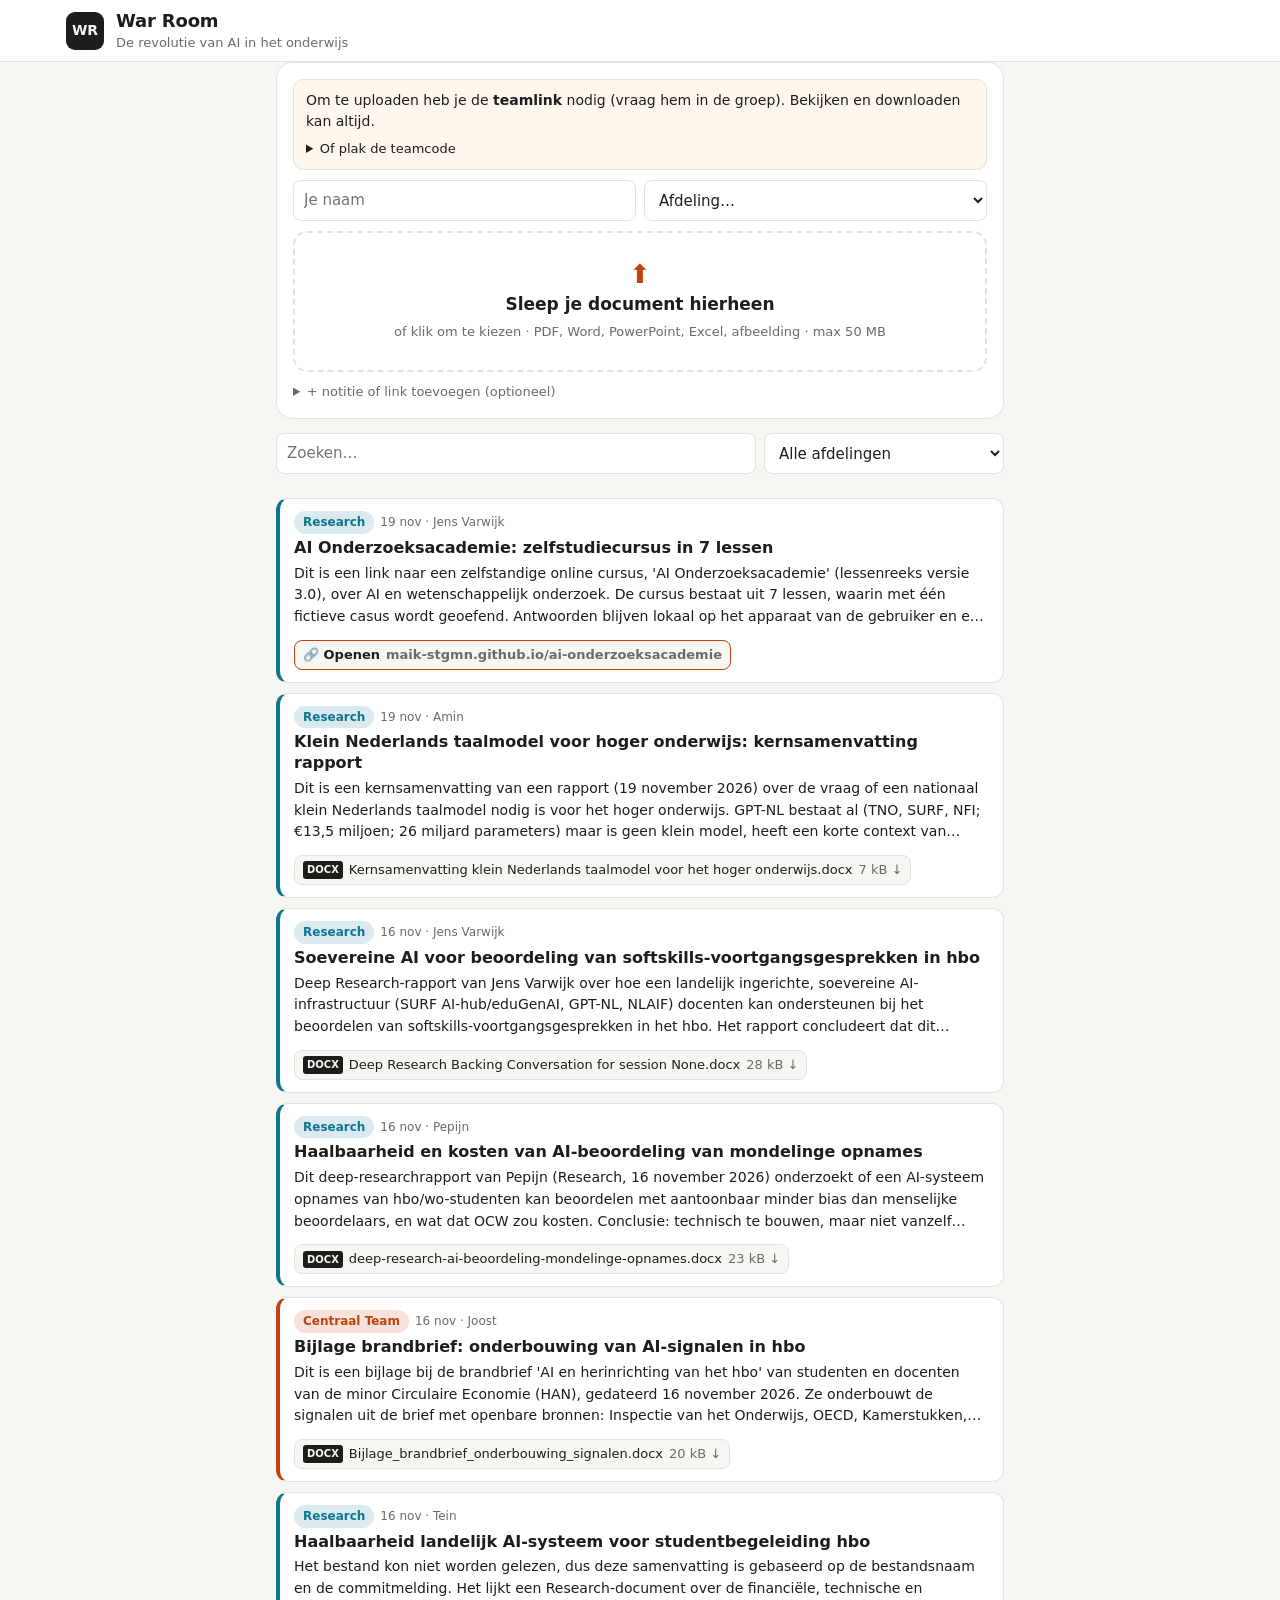
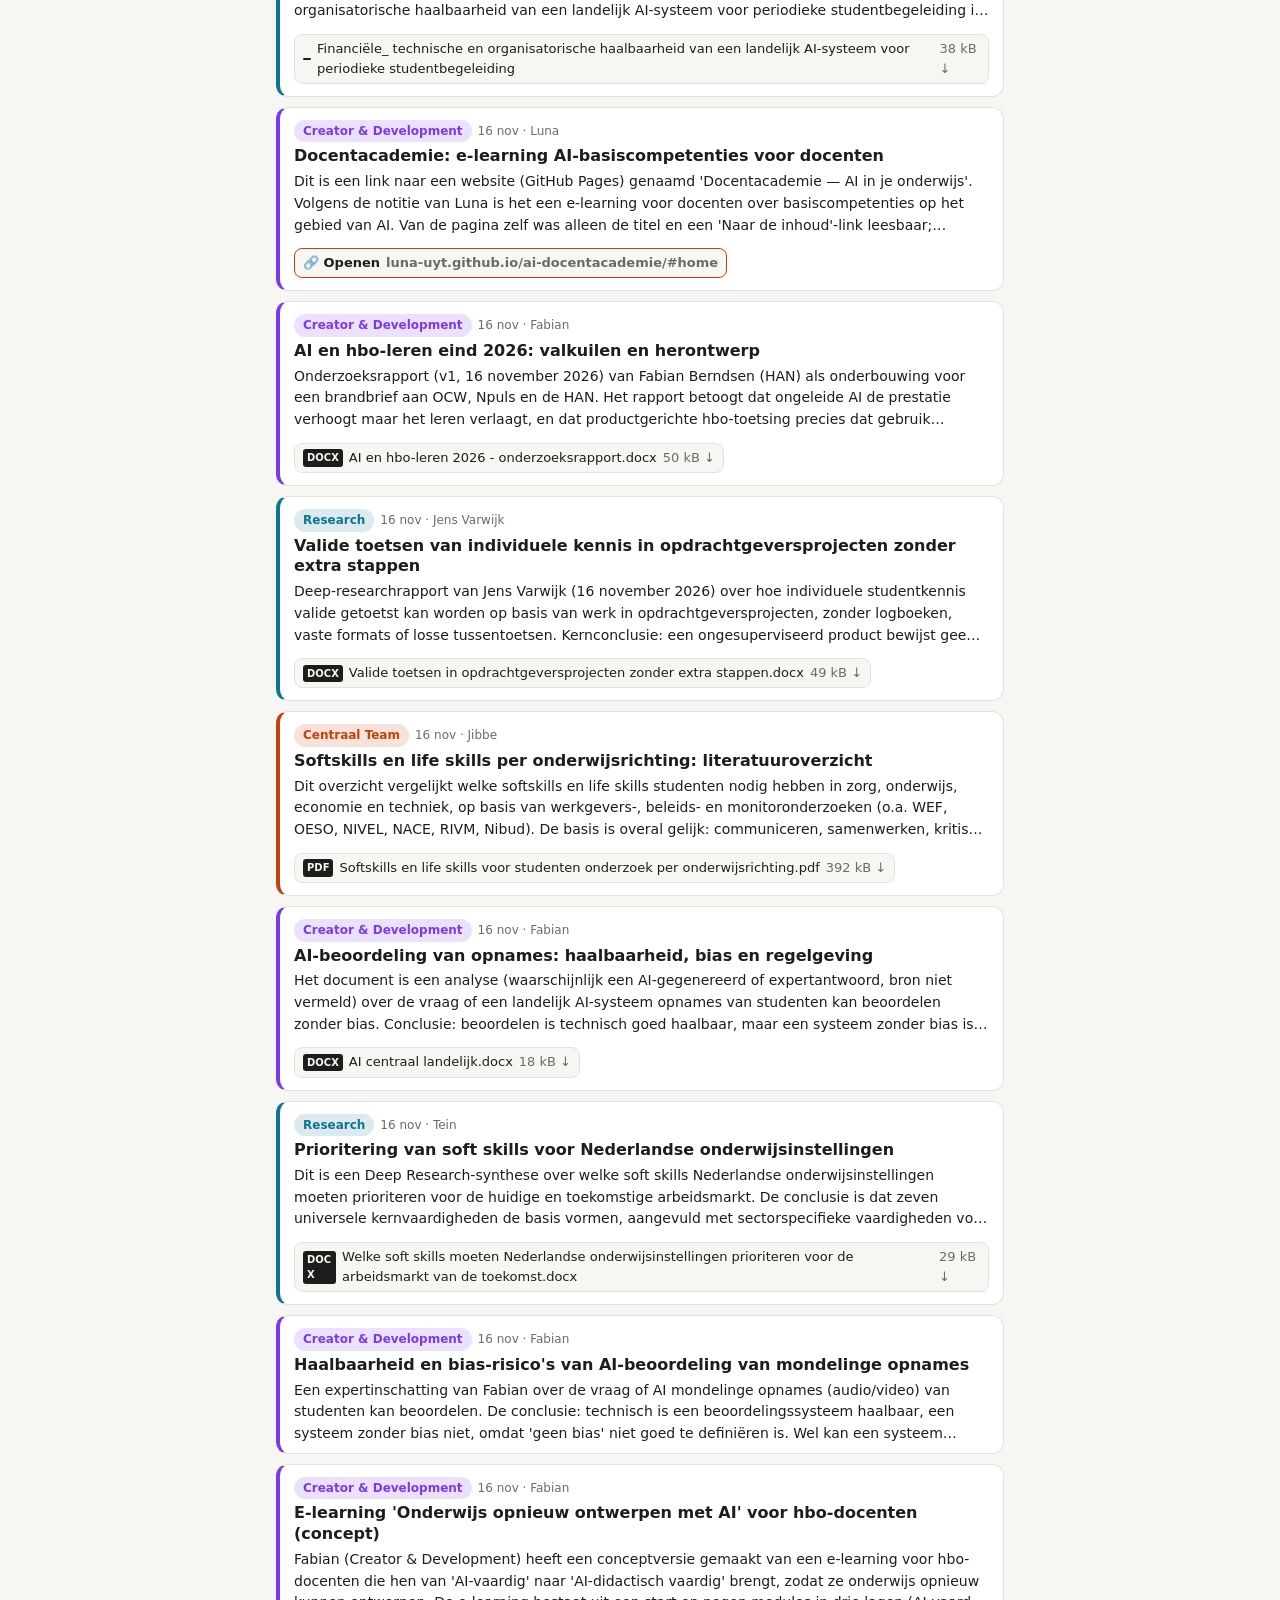
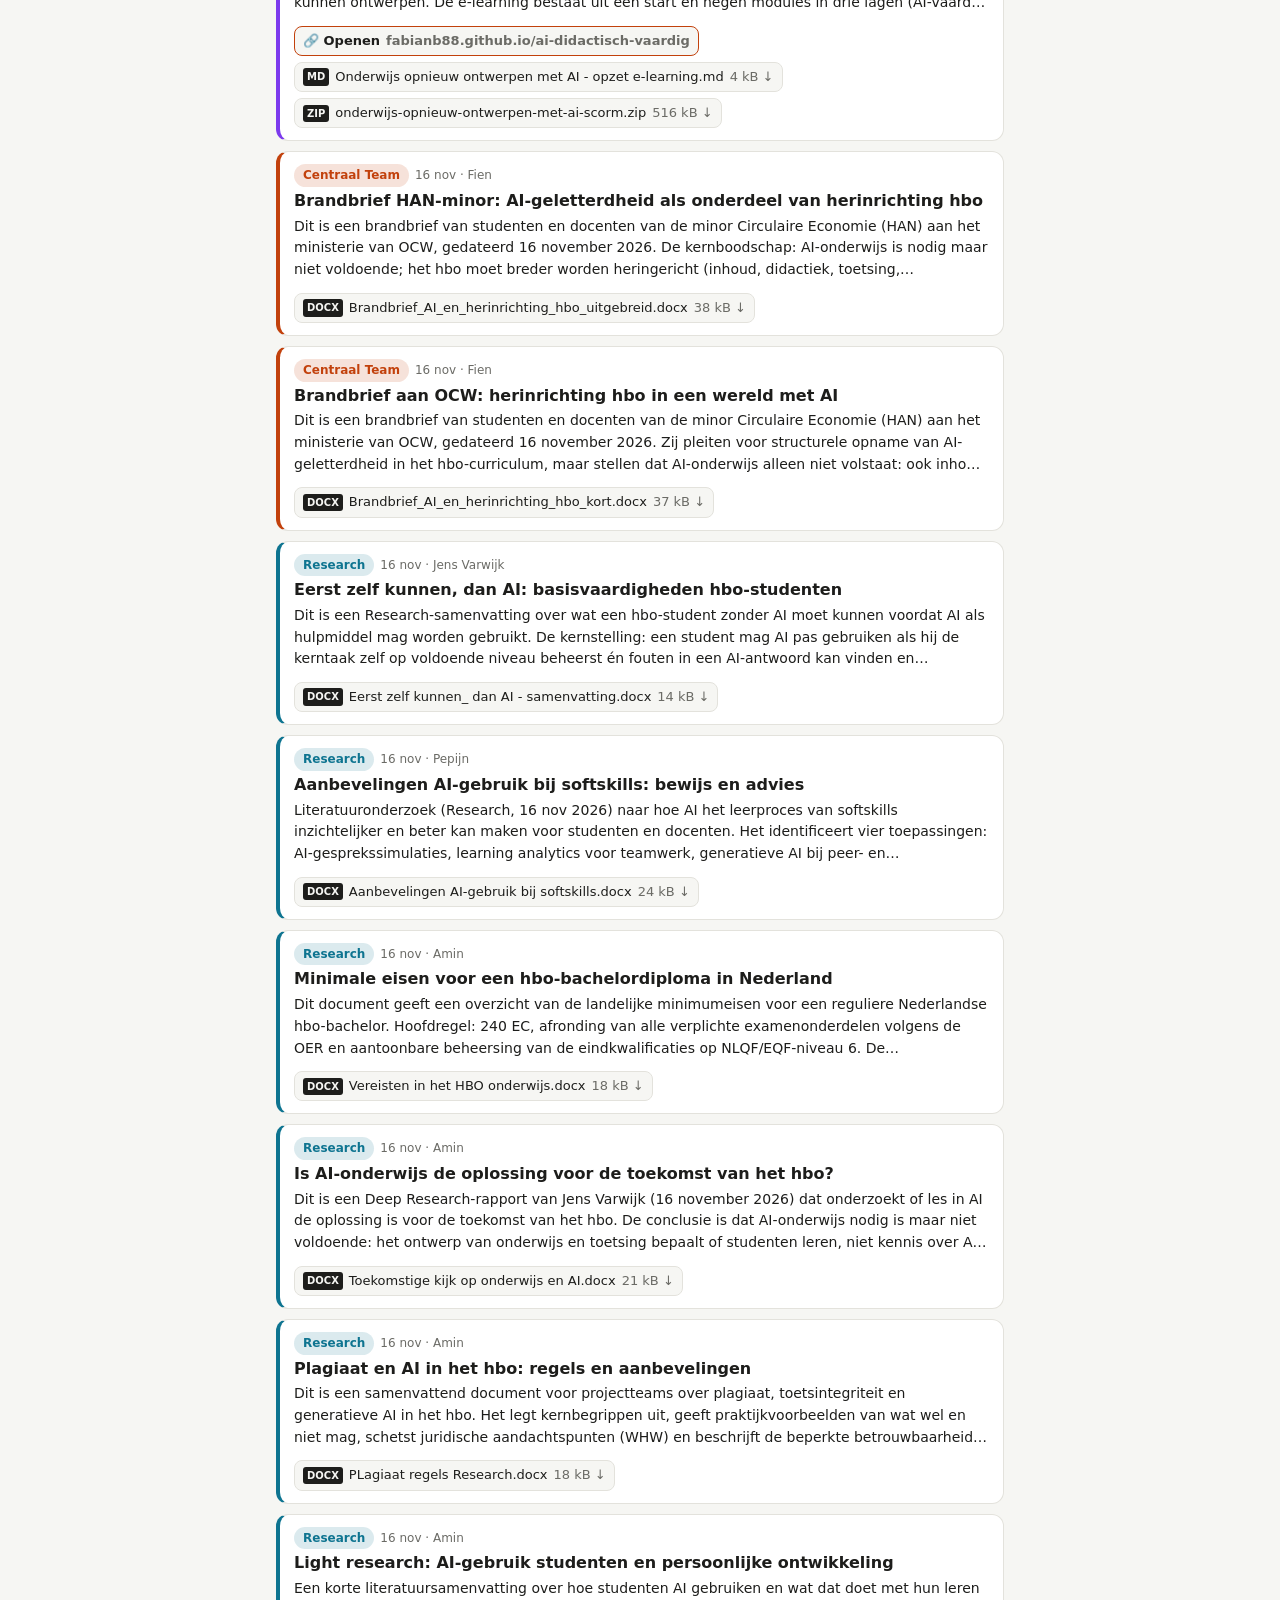
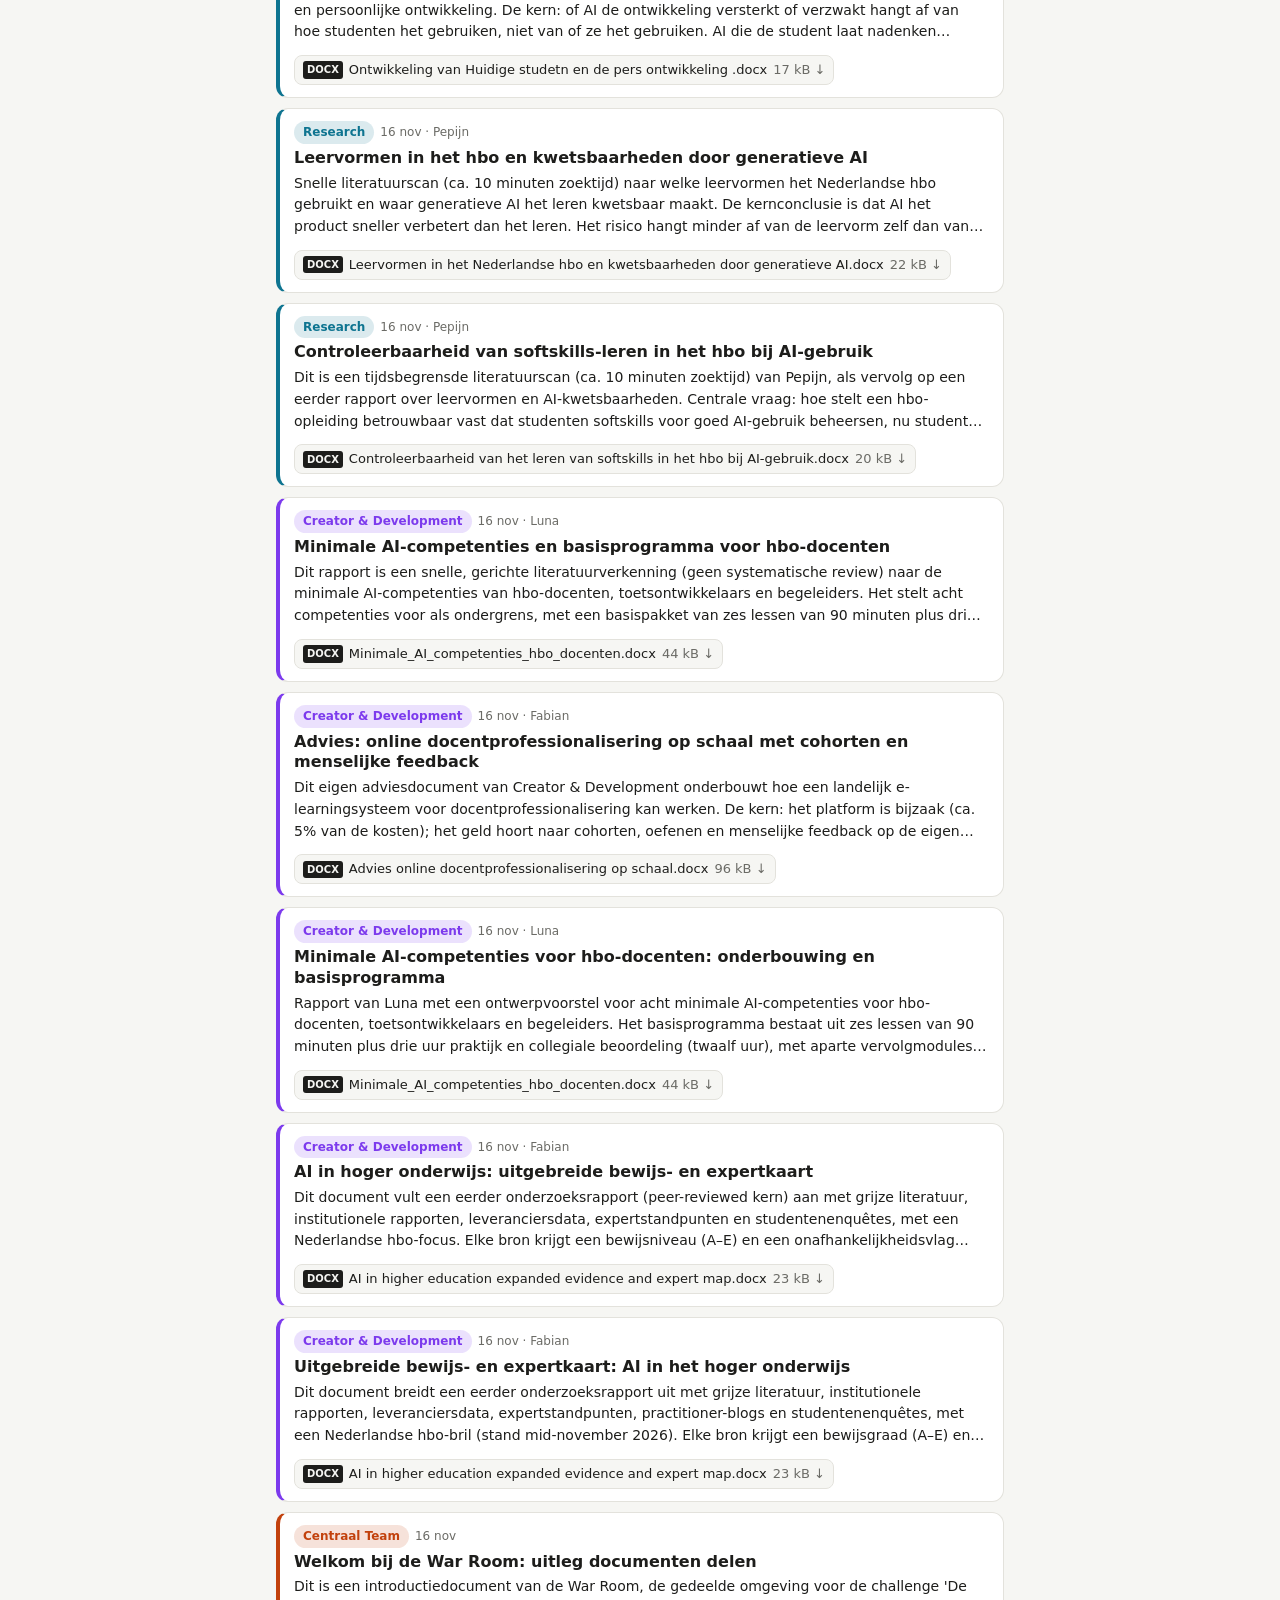
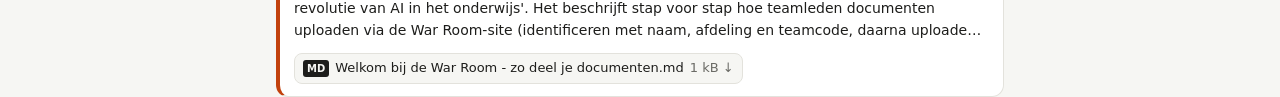
<file: site/index.html>
<!doctype html>
<html lang="nl">
<head>
  <meta charset="utf-8">
  <meta name="viewport" content="width=device-width, initial-scale=1">
  <title>War Room</title>
  <link rel="stylesheet" href="style.css">
</head>
<body class="licht">
  <header class="top">
    <div class="wrap top-inner">
      <div class="brand">
        <span class="logo" aria-hidden="true">WR</span>
        <div>
          <h1>War Room</h1>
          <p id="challenge" class="muted">Documenten delen &amp; samenvatten</p>
        </div>
      </div>
    </div>
  </header>

  <main class="wrap smal-wrap">
    <!-- UPLOAD -->
    <section class="upload-kaart">
      <div id="geen-toegang" class="melding" hidden>
        Om te uploaden heb je de <strong>teamlink</strong> nodig (vraag hem in de groep). Bekijken en downloaden kan altijd.
        <details><summary class="klein">Of plak de teamcode</summary><input id="code" type="password" placeholder="github_pat_…" autocomplete="off"></details>
      </div>

      <div class="wie">
        <input id="naam" placeholder="Je naam" autocomplete="name" aria-label="Je naam">
        <select id="afdeling" aria-label="Afdeling"><option value="">Afdeling…</option></select>
      </div>

      <label id="drop" class="drop" tabindex="0">
        <input id="bestand" type="file" multiple hidden>
        <span class="drop-icoon" aria-hidden="true">⬆</span>
        <strong>Sleep je document hierheen</strong>
        <span class="muted klein">of klik om te kiezen · PDF, Word, PowerPoint, Excel, afbeelding · max 50 MB</span>
      </label>

      <details class="extra">
        <summary class="klein muted">+ notitie of link toevoegen (optioneel)</summary>
        <textarea id="notitie" rows="2" placeholder="Waarom is dit belangrijk? Of plak alleen een link en klik op Versturen."></textarea>
        <button id="alleen-tekst" class="knop secundair klein-knop" type="button">Versturen zonder bestand</button>
      </details>

      <p id="status" class="status" role="status" aria-live="polite"></p>
    </section>

    <!-- LIJST -->
    <section>
      <div class="lijst-balk">
        <input type="search" id="zoek" placeholder="Zoeken…" aria-label="Zoeken">
        <select id="filter-afd" aria-label="Filter op afdeling"><option value="">Alle afdelingen</option></select>
      </div>
      <div id="lijst" class="docs"></div>
    </section>
  </main>

  <script src="licht.js"></script>
</body>
</html>
</file>
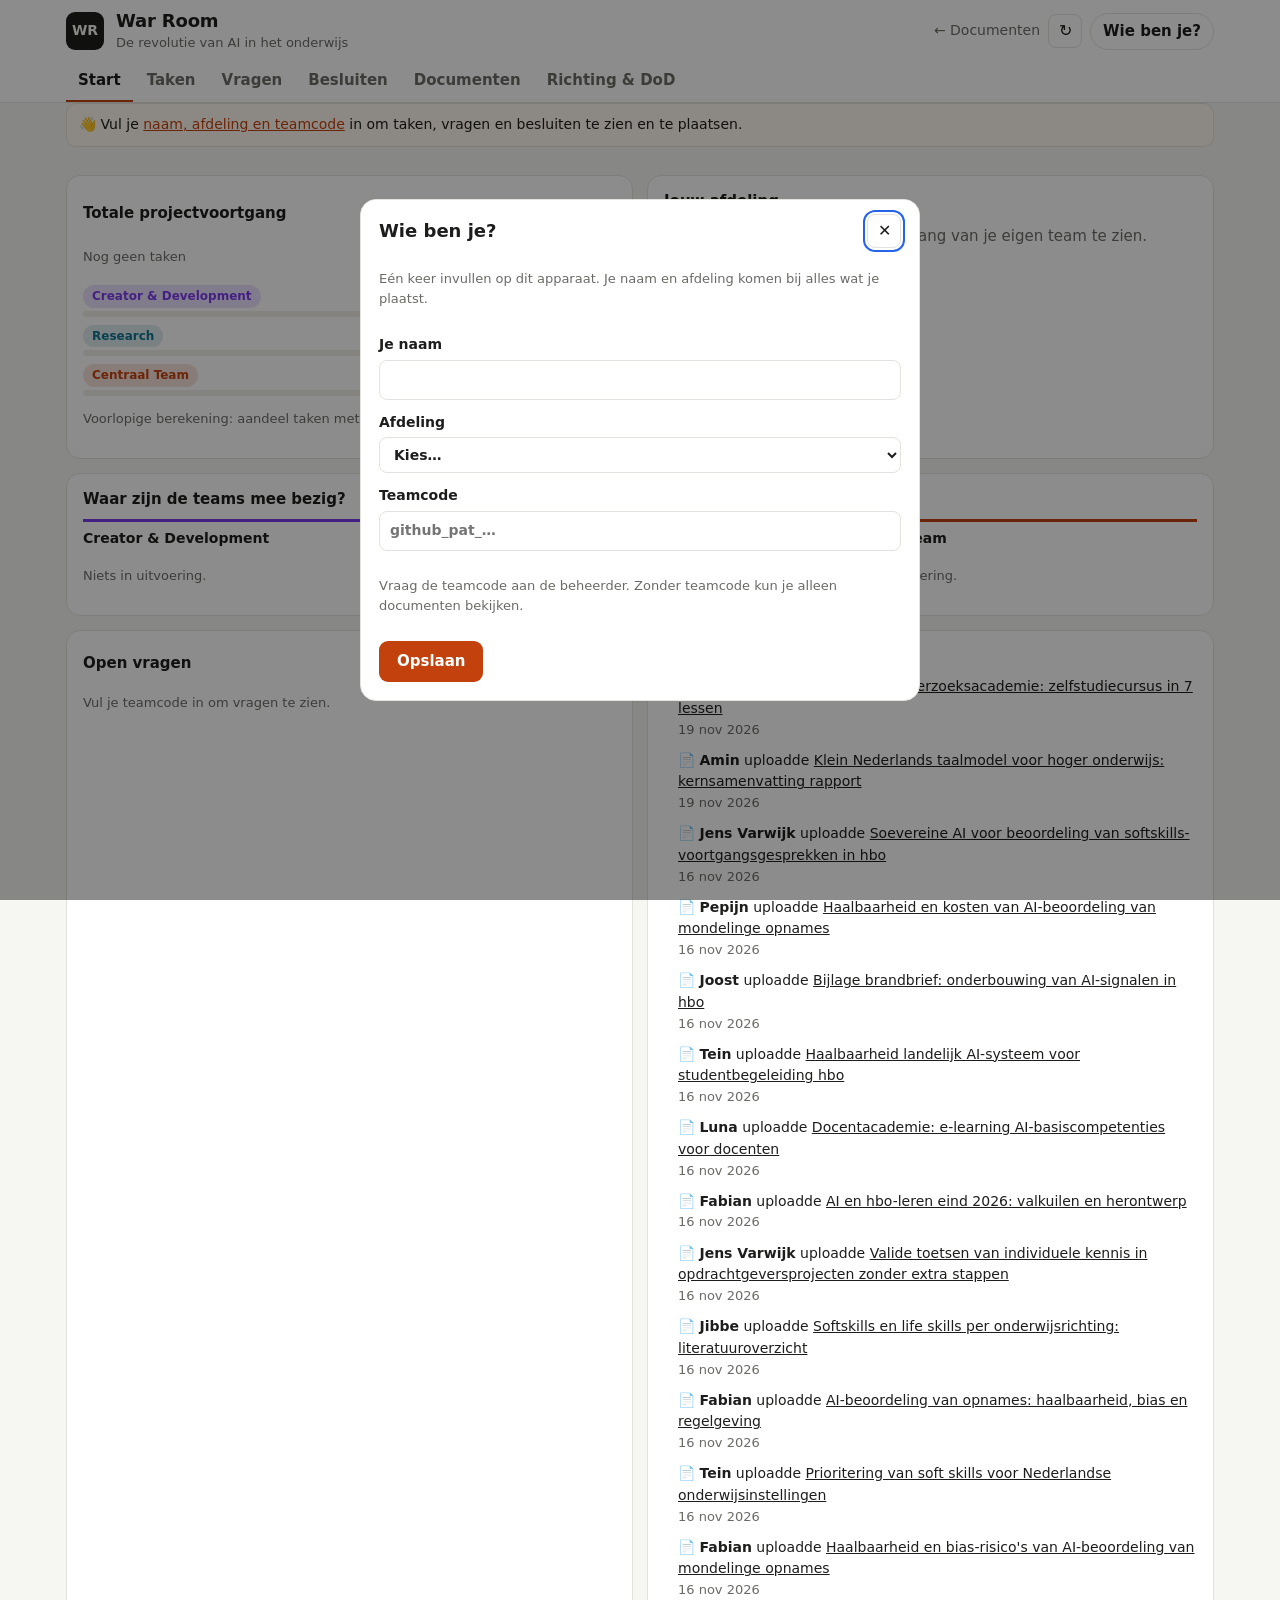
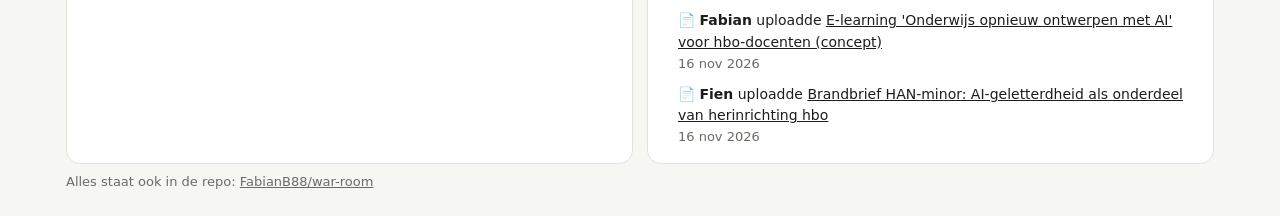
<file: site/project.html>
<!doctype html>
<html lang="nl">
<head>
  <meta charset="utf-8">
  <meta name="viewport" content="width=device-width, initial-scale=1">
  <title>War Room</title>
  <link rel="stylesheet" href="style.css">
</head>
<body>
  <header class="top">
    <div class="wrap top-inner">
      <div class="brand">
        <span class="logo" aria-hidden="true">WR</span>
        <div>
          <h1 id="app-naam">War Room</h1>
          <p id="challenge" class="muted"></p>
        </div>
      </div>
      <div class="top-rechts">
        <a class="link-klein" href="./">← Documenten</a>
        <button id="ververs" class="icoon-knop" title="Verversen" aria-label="Verversen">↻</button>
        <button id="profiel-knop" class="profiel-knop"></button>
      </div>
    </div>
    <nav class="wrap tabs" role="tablist" aria-label="Onderdelen">
      <button role="tab" data-view="start">Start</button>
      <button role="tab" data-view="taken">Taken</button>
      <button role="tab" data-view="vragen">Vragen <span class="teller" id="teller-vragen" hidden></span></button>
      <button role="tab" data-view="besluiten">Besluiten</button>
      <button role="tab" data-view="documenten">Documenten</button>
      <button role="tab" data-view="richting">Richting &amp; DoD</button>
    </nav>
  </header>

  <main class="wrap">
    <div id="melding" class="melding" hidden></div>

    <!-- START -->
    <section id="view-start" data-view-sectie="start">
      <div id="richting-banner"></div>
      <div class="grid-2">
        <div class="paneel" id="paneel-voortgang"></div>
        <div class="paneel" id="paneel-eigen"></div>
      </div>
      <div class="paneel">
        <h2 class="paneel-titel">Waar zijn de teams mee bezig?</h2>
        <div id="teams-bezig" class="teams"></div>
      </div>
      <div class="grid-2">
        <div class="paneel">
          <div class="paneel-kop"><h2 class="paneel-titel">Open vragen</h2><button class="knop klein-knop" data-nieuw="vraag">+ Vraag stellen</button></div>
          <div id="open-vragen"></div>
        </div>
        <div class="paneel">
          <h2 class="paneel-titel">Nieuw &amp; recent</h2>
          <div id="feed" class="feed"></div>
        </div>
      </div>
    </section>

    <!-- TAKEN -->
    <section id="view-taken" data-view-sectie="taken" hidden>
      <div class="balk">
        <select id="taken-afd" aria-label="Afdeling"><option value="">Alle afdelingen</option></select>
        <select id="taken-persoon" aria-label="Persoon"><option value="">Iedereen</option></select>
        <button class="knop" data-nieuw="taak">+ Nieuwe taak</button>
      </div>
      <div id="bord" class="bord"></div>
    </section>

    <!-- VRAGEN -->
    <section id="view-vragen" data-view-sectie="vragen" hidden>
      <div class="balk">
        <select id="vragen-filter" aria-label="Filter">
          <option value="open">Open vragen</option>
          <option value="mijn">Open, aan mijn afdeling</option>
          <option value="alle">Alle vragen</option>
        </select>
        <button class="knop" data-nieuw="vraag">+ Vraag stellen</button>
      </div>
      <div id="vragen-lijst" class="lijst"></div>
    </section>

    <!-- BESLUITEN -->
    <section id="view-besluiten" data-view-sectie="besluiten" hidden>
      <div class="balk">
        <p class="muted">Genomen besluiten, nieuwste eerst. Reageren kan per besluit.</p>
        <button class="knop" data-nieuw="besluit">+ Besluit vastleggen</button>
      </div>
      <div id="besluiten-lijst" class="lijst"></div>
    </section>

    <!-- DOCUMENTEN -->
    <section id="view-documenten" data-view-sectie="documenten" hidden>
      <div class="balk">
        <input type="search" id="zoek" placeholder="Zoek in titels, samenvattingen, tags…" aria-label="Zoeken">
        <button class="knop" data-nieuw="document">+ Document uploaden</button>
      </div>
      <div class="filters">
        <select id="f-afdeling" aria-label="Afdeling"><option value="">Alle afdelingen</option></select>
        <select id="f-type" aria-label="Type"><option value="">Alle types</option></select>
        <select id="f-tag" aria-label="Tag"><option value="">Alle tags</option></select>
        <select id="f-bron" aria-label="Brontype"><option value="">Alle brontypes</option></select>
        <select id="sorteer" aria-label="Sorteren">
          <option value="nieuw">Nieuwste eerst</option>
          <option value="oud">Oudste eerst</option>
          <option value="titel">Titel A–Z</option>
          <option value="afdeling">Per afdeling</option>
        </select>
      </div>
      <div class="lijst-kop"><p id="aantal" class="muted"></p><button id="wis-filters" class="link-knop" hidden>Filters wissen</button></div>
      <div id="lijst" class="lijst"></div>
    </section>

    <!-- RICHTING -->
    <section id="view-richting" data-view-sectie="richting" hidden>
      <div id="richting-vol"></div>
    </section>
  </main>

  <footer class="wrap voet muted klein"><span id="repo-link"></span></footer>

  <!-- Detailpaneel (taak / vraag / besluit / document) -->
  <dialog id="detail" class="paneel-dialog">
    <div class="dialog-kop">
      <div id="detail-meta" class="meta"></div>
      <button class="icoon-knop" data-sluit aria-label="Sluiten">✕</button>
    </div>
    <div id="detail-inhoud"></div>
  </dialog>

  <!-- Formulier: nieuw item -->
  <dialog id="nieuw" class="paneel-dialog smal">
    <div class="dialog-kop">
      <h2 id="nieuw-titel">Nieuw</h2>
      <button class="icoon-knop" data-sluit aria-label="Sluiten">✕</button>
    </div>
    <form id="nieuw-form" novalidate></form>
  </dialog>

  <!-- Profiel / toegang -->
  <dialog id="profiel" class="paneel-dialog smal">
    <div class="dialog-kop">
      <h2>Wie ben je?</h2>
      <button class="icoon-knop" data-sluit aria-label="Sluiten">✕</button>
    </div>
    <form id="profiel-form" novalidate>
      <p class="muted klein">Eén keer invullen op dit apparaat. Je naam en afdeling komen bij alles wat je plaatst.</p>
      <label><span class="lbl">Je naam</span><input name="naam" required autocomplete="name"></label>
      <label><span class="lbl">Afdeling</span><select name="afdeling" required></select></label>
      <label><span class="lbl">Teamcode <span class="opt" id="token-status"></span></span>
        <input name="token" type="password" autocomplete="off" placeholder="github_pat_…"></label>
      <p class="muted klein">Vraag de teamcode aan de beheerder. Zonder teamcode kun je alleen documenten bekijken.</p>
      <div class="acties"><button class="knop" type="submit">Opslaan</button><span class="status" id="profiel-status"></span></div>
    </form>
  </dialog>

  <script src="app.js"></script>
</body>
</html>
</file>
<file: site/style.css>
:root {
  --bg: #f6f6f3;
  --kaart: #ffffff;
  --tekst: #1d1d1b;
  --zacht: #6b6b66;
  --rand: #e3e2dc;
  --accent: #c2410c;
  --accent-tekst: #ffffff;
  --focus: #2563eb;
  --ok: #15803d;
  --fout: #b91c1c;
  --melding: #fff7ed;
  --chip: #efeee9;
  --afd-creator-development: #7c3aed;
  --afd-research: #0e7490;
  --afd-centraal: #c2410c;
  --st-todo: #a8a29e;
  --st-bezig: #d97706;
  --st-review: #2563eb;
  --st-klaar: #16a34a;
  color-scheme: light;
}
@media (prefers-color-scheme: dark) {
  :root:not([data-theme="light"]) {
    --bg: #141413;
    --kaart: #1f1f1d;
    --tekst: #ecebe6;
    --zacht: #a3a29b;
    --rand: #33332f;
    --accent: #f97316;
    --accent-tekst: #1a0d03;
    --focus: #60a5fa;
    --ok: #4ade80;
    --fout: #f87171;
    --melding: #2a1f14;
    --chip: #2a2a27;
    --afd-creator-development: #a78bfa;
    --afd-research: #22d3ee;
    --afd-centraal: #fb923c;
    --st-todo: #78716c;
    --st-bezig: #fbbf24;
    --st-review: #60a5fa;
    --st-klaar: #4ade80;
    color-scheme: dark;
  }
}

* { box-sizing: border-box; }
html { -webkit-text-size-adjust: 100%; }
body { margin: 0; background: var(--bg); color: var(--tekst); font: 15px/1.55 system-ui, -apple-system, "Segoe UI", Roboto, sans-serif; }
.wrap { max-width: 1180px; margin: 0 auto; padding: 0 16px; }
.muted { color: var(--zacht); }
.klein { font-size: 13px; }
h1, h2, h3, h4 { line-height: 1.25; margin: 0; }
a { color: inherit; }
:focus-visible { outline: 2px solid var(--focus); outline-offset: 2px; }
[hidden] { display: none !important; }

/* ---------- header ---------- */
.top { background: var(--kaart); border-bottom: 1px solid var(--rand); position: sticky; top: 0; z-index: 5; }
.top-inner { display: flex; align-items: center; justify-content: space-between; gap: 12px; padding-top: 10px; padding-bottom: 8px; }
.brand { display: flex; align-items: center; gap: 12px; min-width: 0; }
.brand h1 { font-size: 18px; letter-spacing: -0.01em; }
.brand p { margin: 0; font-size: 13px; white-space: nowrap; overflow: hidden; text-overflow: ellipsis; }
.logo { width: 38px; height: 38px; border-radius: 9px; display: grid; place-items: center; background: var(--tekst); color: var(--bg); font-weight: 800; font-size: 14px; flex: none; }
.top-rechts { display: flex; align-items: center; gap: 8px; flex: none; }
.icoon-knop { border: 1px solid var(--rand); background: var(--kaart); color: var(--tekst); border-radius: 8px; width: 34px; height: 34px; cursor: pointer; font-size: 16px; line-height: 1; }
.icoon-knop.draait { animation: draai .8s linear infinite; }
@keyframes draai { to { transform: rotate(360deg); } }
.profiel-knop { display: flex; align-items: center; gap: 8px; border: 1px solid var(--rand); background: var(--kaart); color: var(--tekst); border-radius: 999px; padding: 3px 12px 3px 3px; font: inherit; font-weight: 600; cursor: pointer; max-width: 180px; }
.profiel-knop:not(:has(.avatar)) { padding: 6px 12px; }
.avatar { width: 28px; height: 28px; border-radius: 50%; display: grid; place-items: center; background: var(--afd); color: #fff; font-size: 13px; flex: none; }
.pk-tekst { overflow: hidden; text-overflow: ellipsis; white-space: nowrap; }
@media (max-width: 520px) { .pk-tekst { display: none; } .profiel-knop { padding: 3px; } }

.tabs { display: flex; gap: 2px; overflow-x: auto; scrollbar-width: none; padding-bottom: 0; }
.tabs::-webkit-scrollbar { display: none; }
.tabs button { border: 0; background: transparent; color: var(--zacht); font: inherit; font-weight: 600; padding: 8px 12px; cursor: pointer; white-space: nowrap; border-bottom: 2px solid transparent; }
.tabs button[aria-selected="true"] { color: var(--tekst); border-bottom-color: var(--accent); }
.teller { background: var(--accent); color: var(--accent-tekst); border-radius: 999px; font-size: 11px; padding: 1px 6px; margin-left: 2px; }

main { padding-top: 18px; padding-bottom: 32px; display: flex; flex-direction: column; gap: 14px; }
main > section { display: flex; flex-direction: column; gap: 14px; }

/* ---------- panelen ---------- */
.paneel { background: var(--kaart); border: 1px solid var(--rand); border-radius: 14px; padding: 16px; min-width: 0; }
.paneel-titel { font-size: 15px; margin-bottom: 10px; }
.paneel-kop { display: flex; justify-content: space-between; align-items: center; gap: 8px; margin-bottom: 8px; }
.paneel-kop .paneel-titel { margin: 0; }
.sub { font-size: 14px; margin: 16px 0 8px; }
.grid-2 { display: grid; grid-template-columns: 1fr 1fr; gap: 14px; }
@media (max-width: 820px) { .grid-2 { grid-template-columns: 1fr; } }
.groot-getal { font-size: 28px; font-weight: 800; font-variant-numeric: tabular-nums; }

.richting-banner { background: var(--kaart); border: 1px solid var(--rand); border-left: 4px solid var(--tekst); border-radius: 14px; padding: 14px 16px; }
.richting-banner .md.ingeklapt { max-height: 9.5em; overflow: hidden; -webkit-mask-image: linear-gradient(#000 70%, transparent); mask-image: linear-gradient(#000 70%, transparent); }
.richting-banner p.klein { margin: 6px 0 0; }
.leeg-banner { display: flex; gap: 10px; align-items: center; flex-wrap: wrap; }

/* voortgangsbalk */
.vbalk { display: flex; height: 12px; border-radius: 6px; overflow: hidden; background: var(--chip); gap: 2px; }
.vbalk .seg { min-width: 4px; }
.st-todo { background: var(--st-todo); } .st-bezig { background: var(--st-bezig); } .st-review { background: var(--st-review); } .st-klaar { background: var(--st-klaar); }
.legenda { display: flex; flex-wrap: wrap; gap: 12px; font-size: 12px; color: var(--zacht); margin-top: 6px; }
.legenda i, .kolom h3 i { display: inline-block; width: 9px; height: 9px; border-radius: 3px; margin-right: 5px; vertical-align: 0; }
.afd-voortgang { display: flex; flex-direction: column; gap: 8px; margin-top: 14px; }
.rij-kop { display: flex; justify-content: space-between; align-items: center; margin-bottom: 3px; }
.mini { height: 6px; background: var(--chip); border-radius: 3px; overflow: hidden; }
.mini span { display: block; height: 100%; border-radius: 3px; }
.balk-leeg { padding: 4px 0; }
.st-tekst.st-todo, .st-tekst.st-bezig, .st-tekst.st-review, .st-tekst.st-klaar { background: none; }
.st-tekst.st-bezig { color: var(--st-bezig); } .st-tekst.st-review { color: var(--st-review); } .st-tekst.st-klaar { color: var(--st-klaar); }

/* teams */
.teams { display: grid; grid-template-columns: repeat(3, 1fr); gap: 12px; }
@media (max-width: 820px) { .teams { grid-template-columns: 1fr; } }
.team { border-top: 3px solid var(--afd); padding-top: 8px; display: flex; flex-direction: column; gap: 6px; min-width: 0; }
.team h3 { font-size: 14px; }
.team-taak { text-align: left; background: var(--bg); border: 1px solid var(--rand); border-radius: 8px; padding: 8px 10px; font: inherit; color: inherit; cursor: pointer; display: flex; flex-direction: column; }
.team-taak:hover, .kaart:hover, .item-kaart:hover { border-color: var(--zacht); }
.tt-titel { font-weight: 600; font-size: 14px; }

ul.compact { list-style: none; margin: 0; padding: 0; display: flex; flex-direction: column; gap: 8px; }
ul.compact li { display: flex; flex-wrap: wrap; gap: 4px 8px; align-items: baseline; }
ul.compact a { font-weight: 600; }

.feed { display: flex; flex-direction: column; gap: 10px; }
.feed-item { display: flex; gap: 8px; font-size: 14px; position: relative; padding-left: 14px; }
.nieuw-stip { position: absolute; left: 0; top: 7px; width: 7px; height: 7px; border-radius: 50%; background: var(--accent); }

/* ---------- chips ---------- */
.meta { display: flex; flex-wrap: wrap; gap: 6px; align-items: center; font-size: 12px; }
.chip { background: var(--chip); border-radius: 999px; padding: 2px 9px; font-size: 12px; white-space: nowrap; }
.chip.afd { background: color-mix(in srgb, var(--afd) 15%, transparent); color: var(--afd); font-weight: 600; }
.chip.waarschuw { background: color-mix(in srgb, var(--fout) 14%, transparent); color: var(--fout); }
.chip.ok { background: color-mix(in srgb, var(--ok) 15%, transparent); color: var(--ok); }
.chip.nieuw { background: var(--accent); color: var(--accent-tekst); }
.chip.st-chip { color: #fff; } .chip.st-todo { color: var(--tekst); background: var(--chip); }
.chip.betr-hoog { color: var(--ok); } .chip.betr-laag { color: var(--fout); }
.chip.soort { font-weight: 700; }
button.chip { border: 0; cursor: pointer; font: inherit; font-size: 12px; color: inherit; }

/* ---------- balk / filters ---------- */
.balk { display: flex; gap: 8px; align-items: center; flex-wrap: wrap; }
.balk > select, .balk > input { width: auto; flex: 1 1 160px; }
.balk > p { flex: 1; margin: 0; }
.balk .knop { margin-left: auto; }
.filters { display: grid; grid-template-columns: repeat(5, 1fr); gap: 8px; }
@media (max-width: 820px) { .filters { grid-template-columns: 1fr 1fr; } }
input, select, textarea { font: inherit; color: var(--tekst); background: var(--kaart); border: 1px solid var(--rand); border-radius: 8px; padding: 8px 10px; width: 100%; min-width: 0; }
textarea { resize: vertical; }
.lijst-kop { display: flex; justify-content: space-between; align-items: center; gap: 8px; }
.lijst-kop p { margin: 0; font-size: 13px; }
.link-knop { border: 0; background: none; color: var(--accent); font: inherit; cursor: pointer; padding: 0; text-decoration: underline; }
.melding { background: var(--melding); border: 1px solid var(--rand); border-radius: 10px; padding: 10px 12px; font-size: 14px; }
.melding.fout { border-color: var(--fout); }

/* ---------- takenbord ---------- */
.bord { display: grid; grid-template-columns: repeat(4, minmax(220px, 1fr)); gap: 12px; overflow-x: auto; padding-bottom: 6px; }
@media (max-width: 900px) { .bord { grid-template-columns: repeat(4, 78vw); scroll-snap-type: x mandatory; } .kolom { scroll-snap-align: start; } }
.kolom { background: var(--chip); border-radius: 12px; padding: 10px; display: flex; flex-direction: column; gap: 8px; min-height: 120px; }
.kolom h3 { font-size: 13px; text-transform: uppercase; letter-spacing: .04em; padding: 2px 4px; }
.kaart, .item-kaart { text-align: left; background: var(--kaart); border: 1px solid var(--rand); border-left: 4px solid var(--afd, var(--rand)); border-radius: 10px; padding: 10px 12px; font: inherit; color: inherit; cursor: pointer; display: flex; flex-direction: column; gap: 5px; width: 100%; }
.kaart-titel { font-weight: 650; font-size: 15px; line-height: 1.3; }
.leeg-kol { text-align: center; }

/* ---------- lijsten ---------- */
.lijst { display: flex; flex-direction: column; gap: 10px; }
.item-kaart { padding: 14px 16px; }
.uittreksel { display: -webkit-box; -webkit-line-clamp: 2; -webkit-box-orient: vertical; overflow: hidden; font-size: 14px; }
.leeg { text-align: center; padding: 40px 16px; border: 1px dashed var(--rand); border-radius: 12px; color: var(--zacht); }

/* ---------- dialogen ---------- */
dialog.paneel-dialog { border: 1px solid var(--rand); border-radius: 16px; padding: 0; background: var(--kaart); color: var(--tekst); width: min(760px, calc(100vw - 24px)); max-height: calc(100vh - 32px); }
dialog.smal { width: min(560px, calc(100vw - 24px)); }
dialog::backdrop { background: rgb(0 0 0 / .45); }
.dialog-kop { position: sticky; top: 0; background: var(--kaart); display: flex; justify-content: space-between; align-items: center; gap: 8px; padding: 14px 18px 8px; z-index: 1; }
.dialog-kop h2 { font-size: 18px; }
#detail-inhoud, dialog form { padding: 0 18px 18px; }
.detail-titel { font-size: 20px; margin-bottom: 10px; }
.kv { display: grid; grid-template-columns: max-content 1fr; gap: 6px 14px; font-size: 14px; margin-bottom: 12px; align-items: center; }
.kv > span:nth-child(odd) { color: var(--zacht); }
.kv .chip { justify-self: start; }
.status-knoppen { display: flex; gap: 6px; flex-wrap: wrap; margin-bottom: 12px; }
.st-knop { border: 1px solid var(--rand); background: var(--kaart) !important; color: var(--tekst); border-radius: 999px; padding: 5px 12px; font: inherit; font-size: 13px; font-weight: 600; cursor: pointer; }
.st-knop[aria-pressed="true"].st-todo { background: var(--st-todo) !important; color: #fff; border-color: transparent; }
.st-knop[aria-pressed="true"].st-bezig { background: var(--st-bezig) !important; color: #000; border-color: transparent; }
.st-knop[aria-pressed="true"].st-review { background: var(--st-review) !important; color: #fff; border-color: transparent; }
.st-knop[aria-pressed="true"].st-klaar { background: var(--st-klaar) !important; color: #000; border-color: transparent; }
.md p { margin: 0 0 8px; }
.md ul { margin: 0 0 8px; padding-left: 20px; }
.md h4 { font-size: 14px; margin: 12px 0 4px; }
.md.body { border-left: 3px solid var(--rand); padding-left: 12px; margin-bottom: 8px; }
#detail-inhoud h4 { font-size: 13px; text-transform: uppercase; letter-spacing: .04em; color: var(--zacht); margin: 14px 0 4px; }
#detail-inhoud > p, #detail-inhoud > ul { margin: 0; }
.tags { display: flex; flex-wrap: wrap; gap: 6px; }

.tijdlijn { display: flex; flex-direction: column; gap: 10px; margin-bottom: 12px; }
.reactie { border: 1px solid var(--rand); border-radius: 10px; padding: 10px 12px; background: var(--bg); }
.reactie .meta { margin-bottom: 4px; }
.reactie .md p:last-child { margin-bottom: 0; }
.reactie.soort-update { border-left: 3px solid var(--st-bezig); }
.reactie.soort-antwoord { border-left: 3px solid var(--st-klaar); }
.reactie.soort-samenvatting { border-left: 3px solid var(--st-review); }
.reactie.soort-status, .reactie.soort-controle { padding: 6px 12px; font-size: 13px; }
.reactie-form { display: flex; flex-direction: column; gap: 8px; padding: 0 !important; margin-bottom: 10px; }
.soort-keuze { display: flex; gap: 16px; }
.radio { flex-direction: row !important; align-items: center; gap: 6px !important; font-weight: 500 !important; }
.radio input { width: auto; }
.bijlage { display: flex; flex-direction: column; gap: 4px; }
.controle { margin-top: 14px; padding: 10px 12px; border-radius: 10px; background: var(--melding); font-size: 14px; display: flex; gap: 8px; align-items: center; flex-wrap: wrap; }

.downloads { display: flex; flex-direction: column; gap: 6px; }
.download { display: flex; align-items: center; gap: 10px; text-decoration: none; border: 1px solid var(--rand); border-radius: 8px; padding: 8px 10px; background: var(--bg); }
.download:hover { border-color: var(--accent); }
.download .ext { font-size: 11px; font-weight: 700; background: var(--tekst); color: var(--bg); border-radius: 4px; padding: 2px 5px; text-transform: uppercase; min-width: 38px; text-align: center; }
.download .bnaam { flex: 1; min-width: 0; overflow-wrap: anywhere; }
.download .grootte { font-size: 12px; color: var(--zacht); white-space: nowrap; }
.versie { border-top: 1px solid var(--rand); padding: 8px 0; }
.versie summary { cursor: pointer; font-size: 14px; }
.versie .md { padding: 8px 0 0 12px; }

/* ---------- formulieren ---------- */
form { display: flex; flex-direction: column; gap: 12px; }
label { display: flex; flex-direction: column; gap: 4px; font-weight: 600; font-size: 14px; }
.opt { font-weight: 400; color: var(--zacht); }
.rij { display: grid; grid-template-columns: 1fr 1fr; gap: 12px; }
@media (max-width: 600px) { .rij { grid-template-columns: 1fr; } }
.ongeldig { border-color: var(--fout); }
.dropzone { border: 2px dashed var(--rand); border-radius: 12px; padding: 16px; text-align: center; }
.dropzone.over { border-color: var(--accent); background: var(--melding); }
.dropzone p { margin: 0 0 4px; }
.bestandlijst { list-style: none; margin: 10px 0 0; padding: 0; text-align: left; display: flex; flex-direction: column; gap: 6px; }
.bestandlijst li { display: flex; gap: 8px; align-items: center; background: var(--bg); border-radius: 8px; padding: 6px 10px; font-size: 14px; }
.bestandlijst li span:first-child { flex: 1; min-width: 0; overflow-wrap: anywhere; }
.bestandlijst li.te-groot { color: var(--fout); }
.bestandlijst button { border: 0; background: none; color: var(--zacht); cursor: pointer; font-size: 18px; line-height: 1; }
.acties { display: flex; align-items: center; gap: 12px; flex-wrap: wrap; }
.knop { background: var(--accent); color: var(--accent-tekst); border: 0; border-radius: 9px; padding: 9px 18px; font: inherit; font-weight: 700; cursor: pointer; white-space: nowrap; }
.knop.secundair { background: var(--chip); color: var(--tekst); }
.klein-knop { padding: 6px 12px; font-size: 13px; }
.knop:disabled { opacity: .6; cursor: progress; }
.status { font-size: 14px; }
.status.ok { color: var(--ok); }
.status.fout { color: var(--fout); }
.voet { padding-top: 8px; padding-bottom: 24px; }

/* ================= lichte startpagina ================= */
.smal-wrap { max-width: 760px; }
.link-klein { font-size: 14px; color: var(--zacht); text-decoration: none; white-space: nowrap; }
.link-klein:hover { color: var(--tekst); }
.upload-kaart { background: var(--kaart); border: 1px solid var(--rand); border-radius: 16px; padding: 16px; display: flex; flex-direction: column; gap: 10px; }
.upload-kaart .melding details { margin-top: 6px; }
.upload-kaart .melding input { margin-top: 6px; }
.wie { display: grid; grid-template-columns: 1fr 1fr; gap: 8px; }
.drop { display: flex; flex-direction: column; align-items: center; gap: 4px; text-align: center; cursor: pointer;
  border: 2px dashed var(--rand); border-radius: 14px; padding: 28px 16px; font-weight: 400; transition: border-color .15s, background .15s; }
.drop:hover, .drop.over { border-color: var(--accent); background: var(--melding); }
.drop.bezig { opacity: .6; pointer-events: none; }
.drop strong { font-size: 17px; }
.drop-icoon { font-size: 26px; line-height: 1; color: var(--accent); }
.extra summary { cursor: pointer; }
.extra textarea { margin: 8px 0; }
.upload-kaart .status:empty { display: none; }
.upload-kaart .status { margin: 0; }
.lijst-balk { display: grid; grid-template-columns: 2fr 1fr; gap: 8px; margin-bottom: 10px; }
.docs { display: flex; flex-direction: column; gap: 10px; }
.doc { background: var(--kaart); border: 1px solid var(--rand); border-left: 4px solid var(--afd, var(--rand)); border-radius: 12px; overflow: hidden; }
.doc-kop { display: flex; flex-direction: column; gap: 4px; width: 100%; text-align: left; background: none; border: 0; padding: 12px 14px 8px; font: inherit; color: inherit; cursor: pointer; }
.doc-titel { font-weight: 650; font-size: 16px; line-height: 1.3; }
.doc-sam { font-size: 14px; }
.doc:not(.open) .doc-sam { display: -webkit-box; -webkit-line-clamp: 3; -webkit-box-orient: vertical; overflow: hidden; }
.doc-meer { display: none; padding: 0 14px 6px; font-size: 14px; }
.doc.open .doc-meer { display: block; }
.doc-meer ul { margin: 0 0 8px; padding-left: 18px; }
.doc-meer p { margin: 0 0 6px; }
.doc-dl { display: flex; flex-wrap: wrap; gap: 6px; padding: 4px 14px 12px; }
.dl { display: inline-flex; align-items: center; gap: 6px; font-size: 13px; text-decoration: none; border: 1px solid var(--rand); border-radius: 8px; padding: 4px 8px; background: var(--bg); max-width: 100%; overflow-wrap: anywhere; }
.dl:hover { border-color: var(--accent); }
.dl .ext { font-size: 10px; font-weight: 700; background: var(--tekst); color: var(--bg); border-radius: 3px; padding: 1px 4px; }
.doc.bezig { display: flex; gap: 12px; align-items: center; padding: 14px; border-left-color: var(--accent); }
.doc.bezig > div { display: flex; flex-direction: column; }
.spinner { width: 20px; height: 20px; border-radius: 50%; border: 3px solid var(--rand); border-top-color: var(--accent); animation: draai .9s linear infinite; flex: none; }
.leeg { text-align: center; padding: 30px 0; }
.verwijder { margin-top: 6px; border: 1px solid var(--rand); background: none; color: var(--zacht); border-radius: 8px; padding: 4px 10px; font: inherit; font-size: 13px; cursor: pointer; }
.verwijder:hover { color: var(--fout); border-color: var(--fout); }
.dl-link { border-color: var(--accent); font-weight: 600; }
</file>
